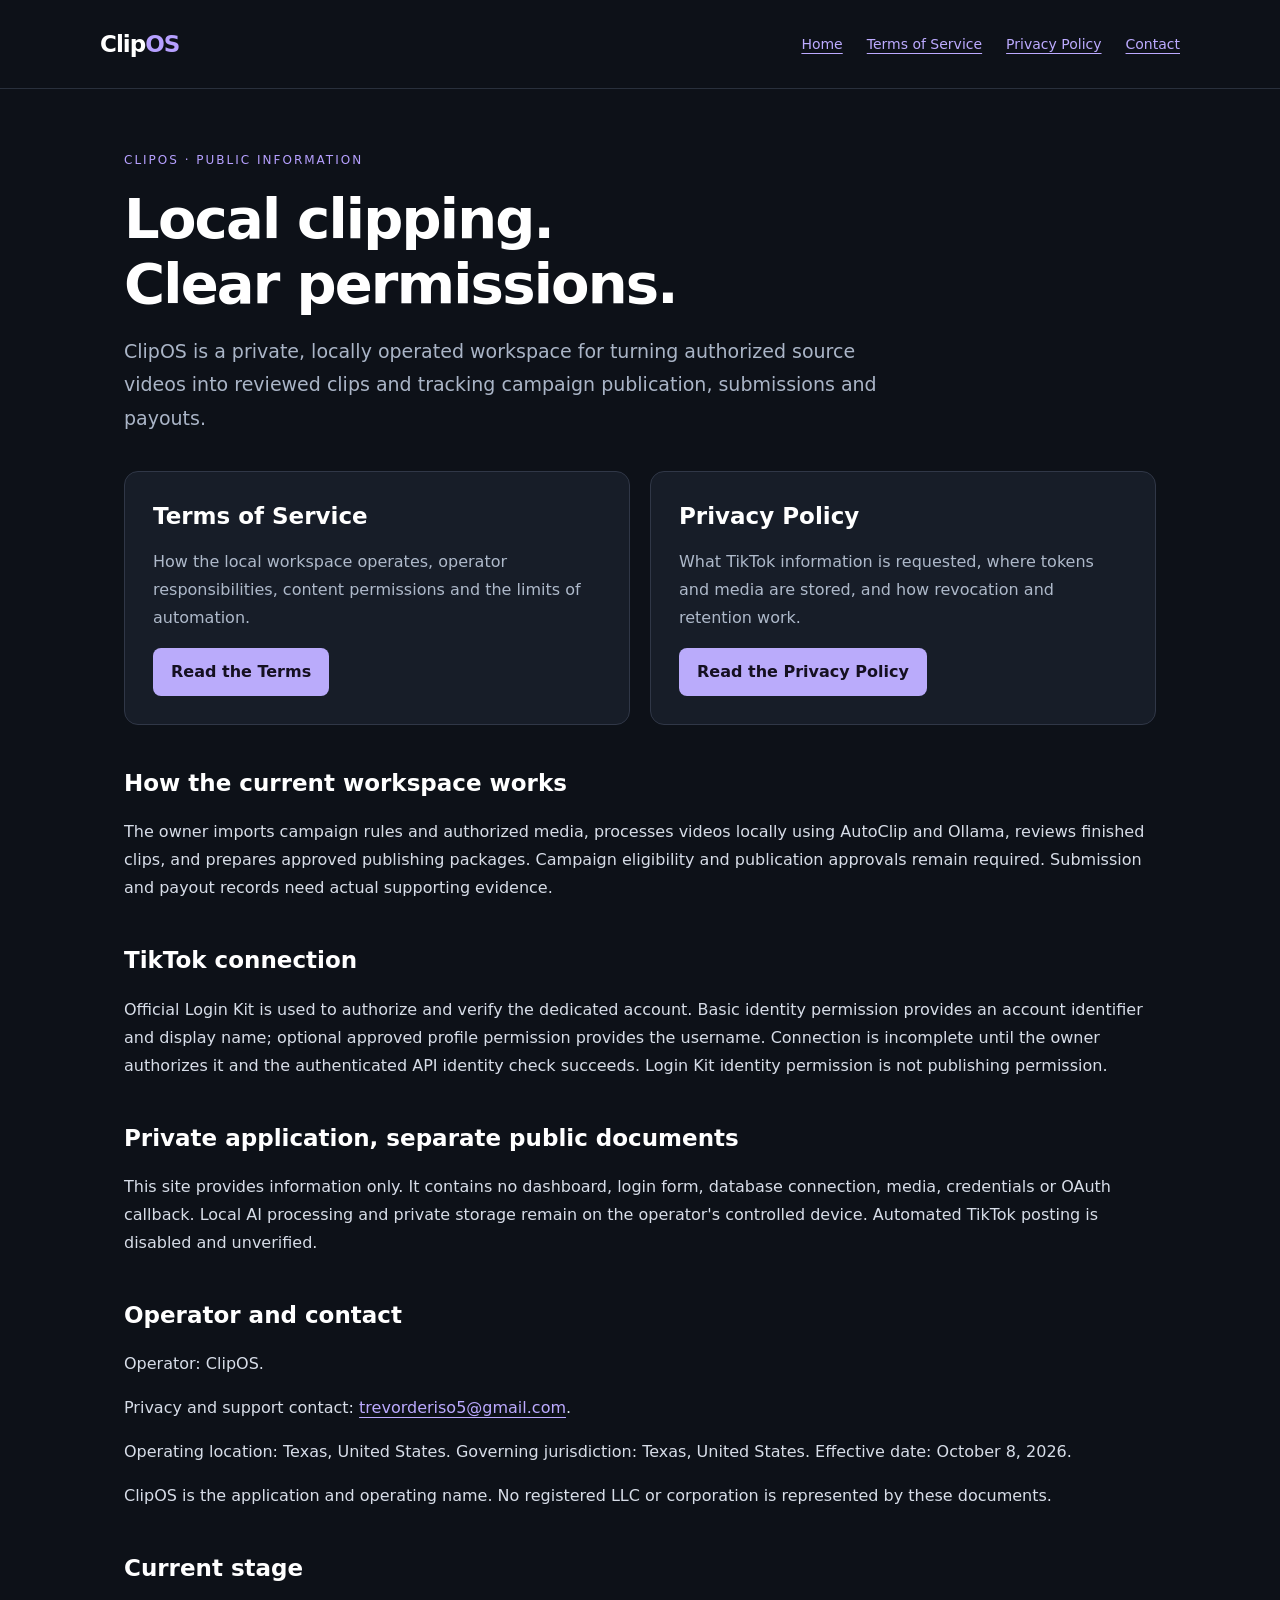
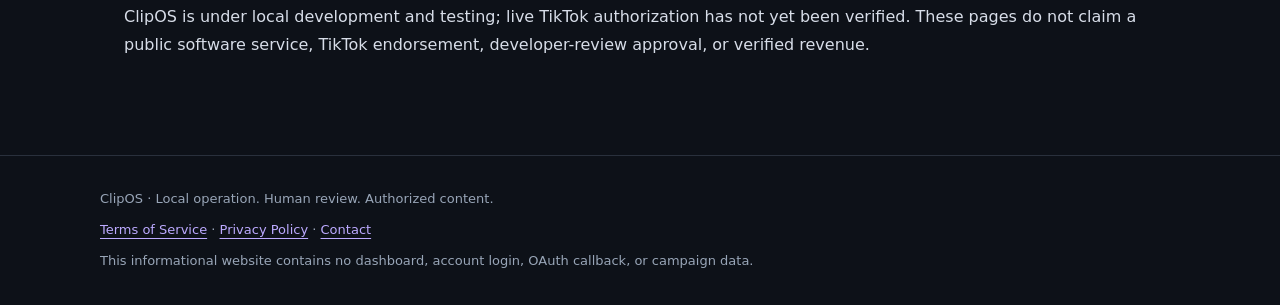
<file: index.html>
<!doctype html><html lang="en"><head><meta charset="utf-8"><meta name="viewport" content="width=device-width, initial-scale=1"><meta name="description" content="ClipOS local clipping workspace: transparent terms and privacy information."><meta name="referrer" content="no-referrer"><title>About ClipOS · ClipOS</title><link rel="stylesheet" href="styles.css"></head><body><a class="skip" href="#main">Skip to content</a>
<header><a class="brand" href="index.html">Clip<span>OS</span></a>
<nav aria-label="Legal navigation"><a href="index.html">Home</a><a href="terms.html">Terms of Service</a><a href="privacy.html">Privacy Policy</a><a href="contact.html">Contact</a></nav></header>
<main id="main" class="wrap"><span class="kicker">ClipOS · Public information</span>
<h1>Local clipping.<br>Clear permissions.</h1>
<p class="intro">ClipOS is a private, locally operated workspace for turning authorized source videos into reviewed clips and tracking campaign publication, submissions and payouts.</p>

<div class="tiles">
<section class="tile">
<h2>Terms of Service</h2>
<p>How the local workspace operates, operator responsibilities, content permissions and the limits of automation.</p><a class="button" href="terms.html">Read the Terms</a></section>
<section class="tile">
<h2>Privacy Policy</h2>
<p>What TikTok information is requested, where tokens and media are stored, and how revocation and retention work.</p><a class="button" href="privacy.html">Read the Privacy Policy</a></section></div>
<section>
<h2>How the current workspace works</h2>
<p>The owner imports campaign rules and authorized media, processes videos locally using AutoClip and Ollama, reviews finished clips, and prepares approved publishing packages. Campaign eligibility and publication approvals remain required. Submission and payout records need actual supporting evidence.</p>
<h2>TikTok connection</h2>
<p>Official Login Kit is used to authorize and verify the dedicated account. Basic identity permission provides an account identifier and display name; optional approved profile permission provides the username. Connection is incomplete until the owner authorizes it and the authenticated API identity check succeeds. Login Kit identity permission is not publishing permission.</p>
<h2>Private application, separate public documents</h2>
<p>This site provides information only. It contains no dashboard, login form, database connection, media, credentials or OAuth callback. Local AI processing and private storage remain on the operator's controlled device. Automated TikTok posting is disabled and unverified.</p>
<h2>Operator and contact</h2>
<p>Operator: ClipOS.</p>
<p>Privacy and support contact: <a href="mailto:trevorderiso5@gmail.com">trevorderiso5@gmail.com</a>.</p>
<p>Operating location: Texas, United States. Governing jurisdiction: Texas, United States. Effective date: October 8, 2026.</p>
<p>ClipOS is the application and operating name. No registered LLC or corporation is represented by these documents.</p>
<h2>Current stage</h2>
<p>ClipOS is under local development and testing; live TikTok authorization has not yet been verified. These pages do not claim a public software service, TikTok endorsement, developer-review approval, or verified revenue.</p></section></main>
<footer>
<p>ClipOS · Local operation. Human review. Authorized content.</p>
<p><a href="terms.html">Terms of Service</a> · <a href="privacy.html">Privacy Policy</a> · <a href="contact.html">Contact</a></p>
<p>This informational website contains no dashboard, account login, OAuth callback, or campaign data.</p></footer></body></html>
</file>
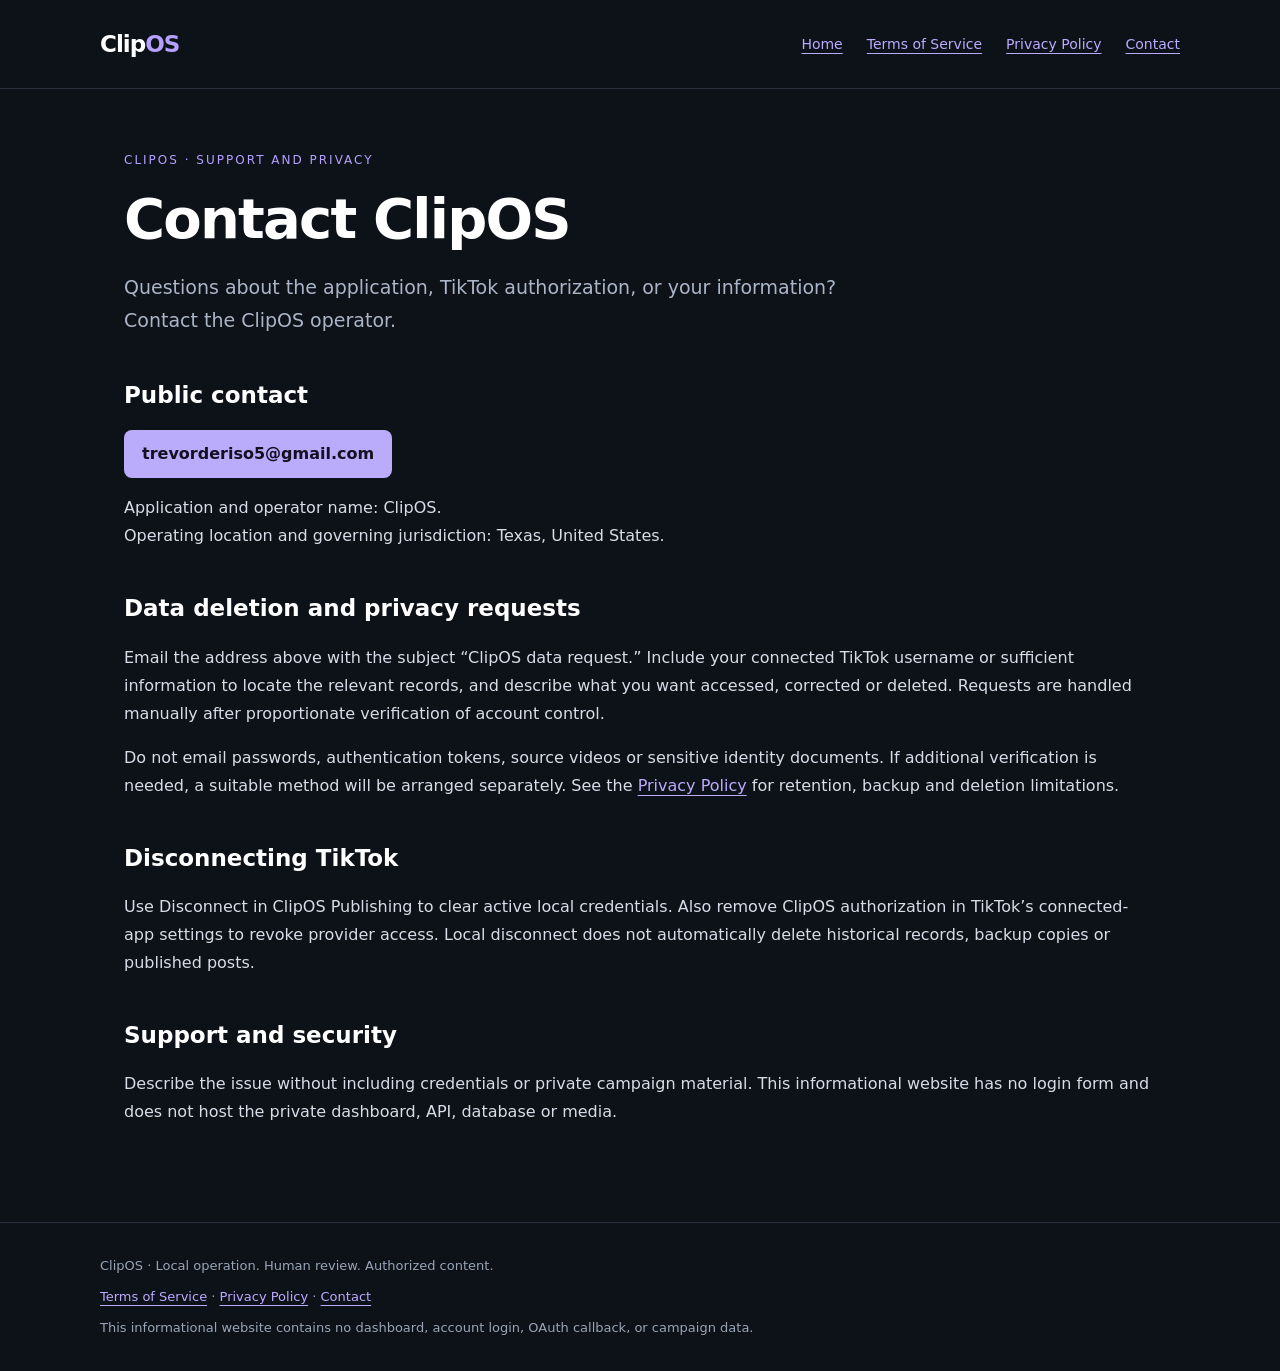
<file: contact.html>
<!doctype html><html lang="en"><head><meta charset="utf-8"><meta name="viewport" content="width=device-width, initial-scale=1"><meta name="description" content="ClipOS local clipping workspace: transparent terms and privacy information."><meta name="referrer" content="no-referrer"><title>Contact · ClipOS</title><link rel="stylesheet" href="styles.css"></head><body><a class="skip" href="#main">Skip to content</a>
<header><a class="brand" href="index.html">Clip<span>OS</span></a>
<nav aria-label="Legal navigation"><a href="index.html">Home</a><a href="terms.html">Terms of Service</a><a href="privacy.html">Privacy Policy</a><a href="contact.html">Contact</a></nav></header>
<main id="main" class="wrap"><span class="kicker">ClipOS · Support and privacy</span><h1>Contact ClipOS</h1><p class="intro">Questions about the application, TikTok authorization, or your information? Contact the ClipOS operator.</p><section><h2>Public contact</h2><p><a class="button" href="mailto:trevorderiso5@gmail.com">trevorderiso5@gmail.com</a></p><p>Application and operator name: ClipOS.<br>Operating location and governing jurisdiction: Texas, United States.</p><h2>Data deletion and privacy requests</h2><p>Email the address above with the subject “ClipOS data request.” Include your connected TikTok username or sufficient information to locate the relevant records, and describe what you want accessed, corrected or deleted. Requests are handled manually after proportionate verification of account control.</p><p>Do not email passwords, authentication tokens, source videos or sensitive identity documents. If additional verification is needed, a suitable method will be arranged separately. See the <a href="privacy.html#choices">Privacy Policy</a> for retention, backup and deletion limitations.</p><h2>Disconnecting TikTok</h2><p>Use Disconnect in ClipOS Publishing to clear active local credentials. Also remove ClipOS authorization in TikTok’s connected-app settings to revoke provider access. Local disconnect does not automatically delete historical records, backup copies or published posts.</p><h2>Support and security</h2><p>Describe the issue without including credentials or private campaign material. This informational website has no login form and does not host the private dashboard, API, database or media.</p></section></main>
<footer>
<p>ClipOS · Local operation. Human review. Authorized content.</p>
<p><a href="terms.html">Terms of Service</a> · <a href="privacy.html">Privacy Policy</a> · <a href="contact.html">Contact</a></p>
<p>This informational website contains no dashboard, account login, OAuth callback, or campaign data.</p></footer></body></html>
</file>
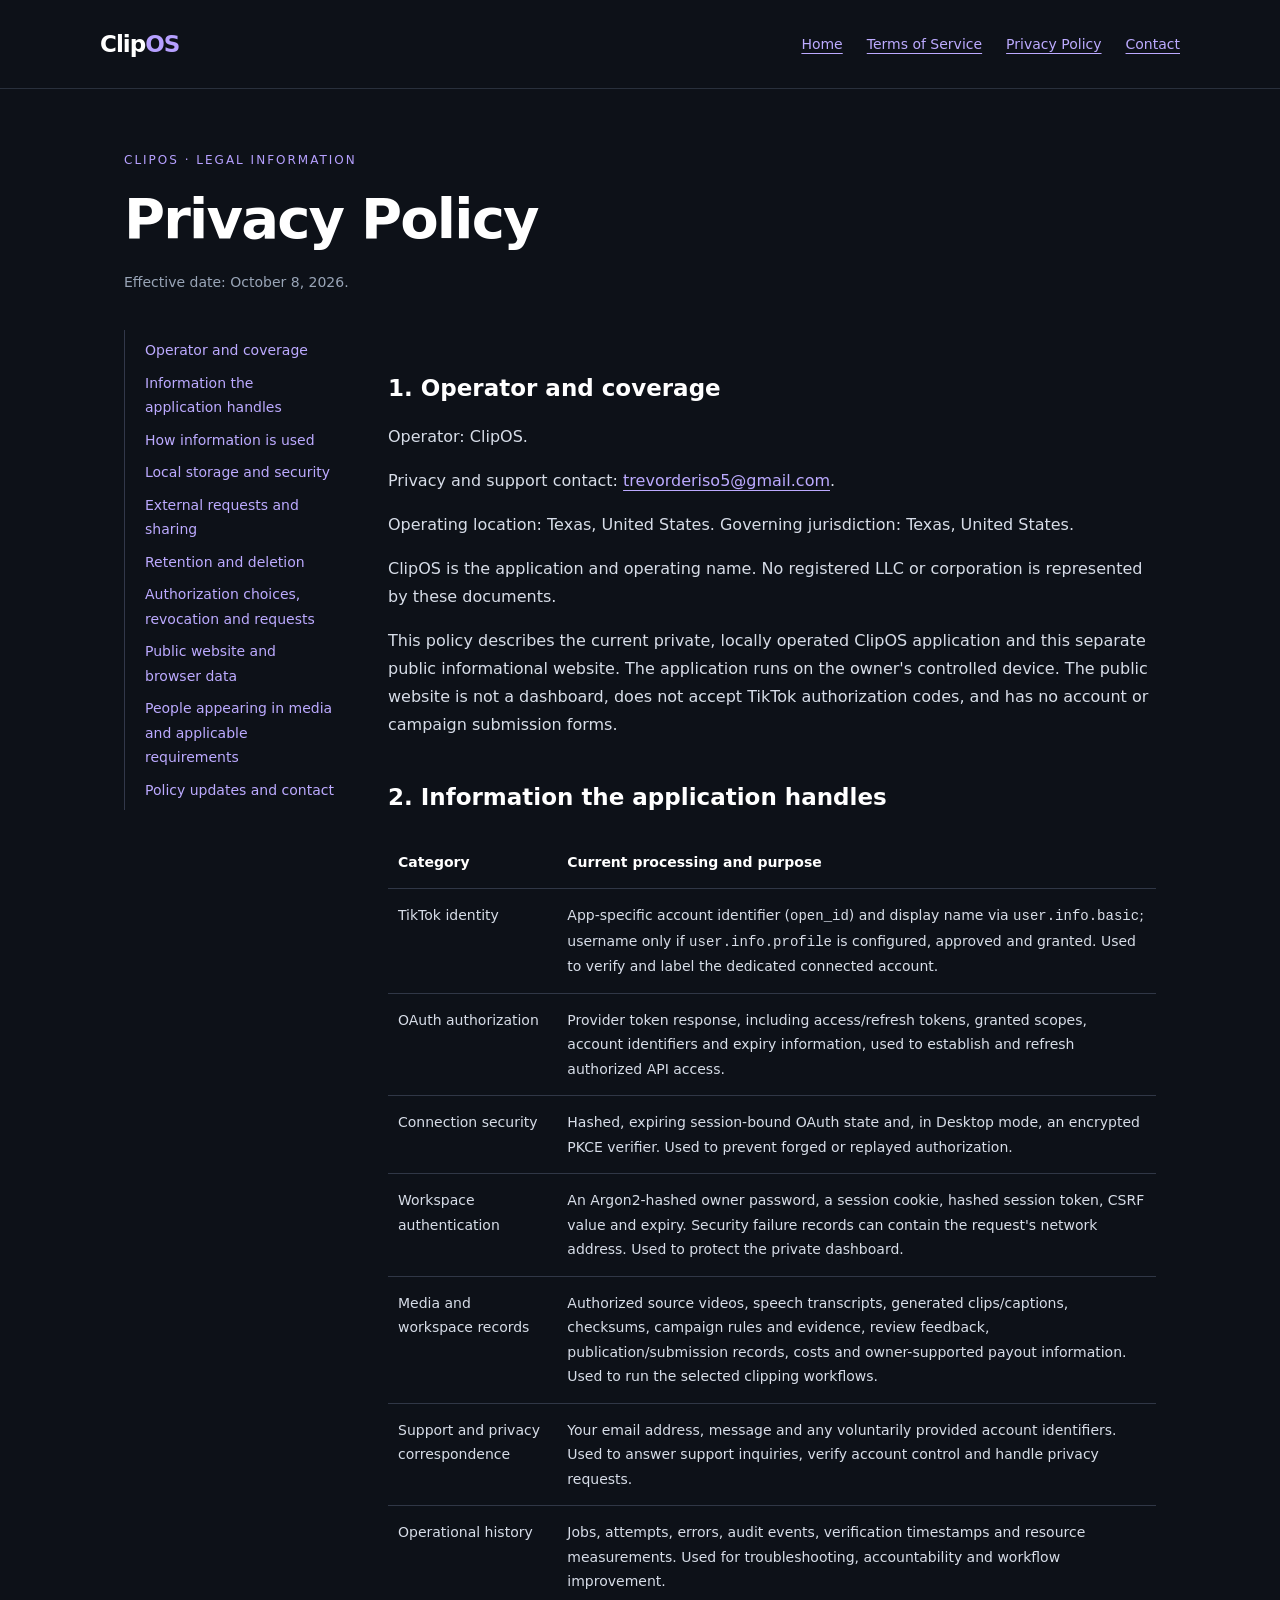
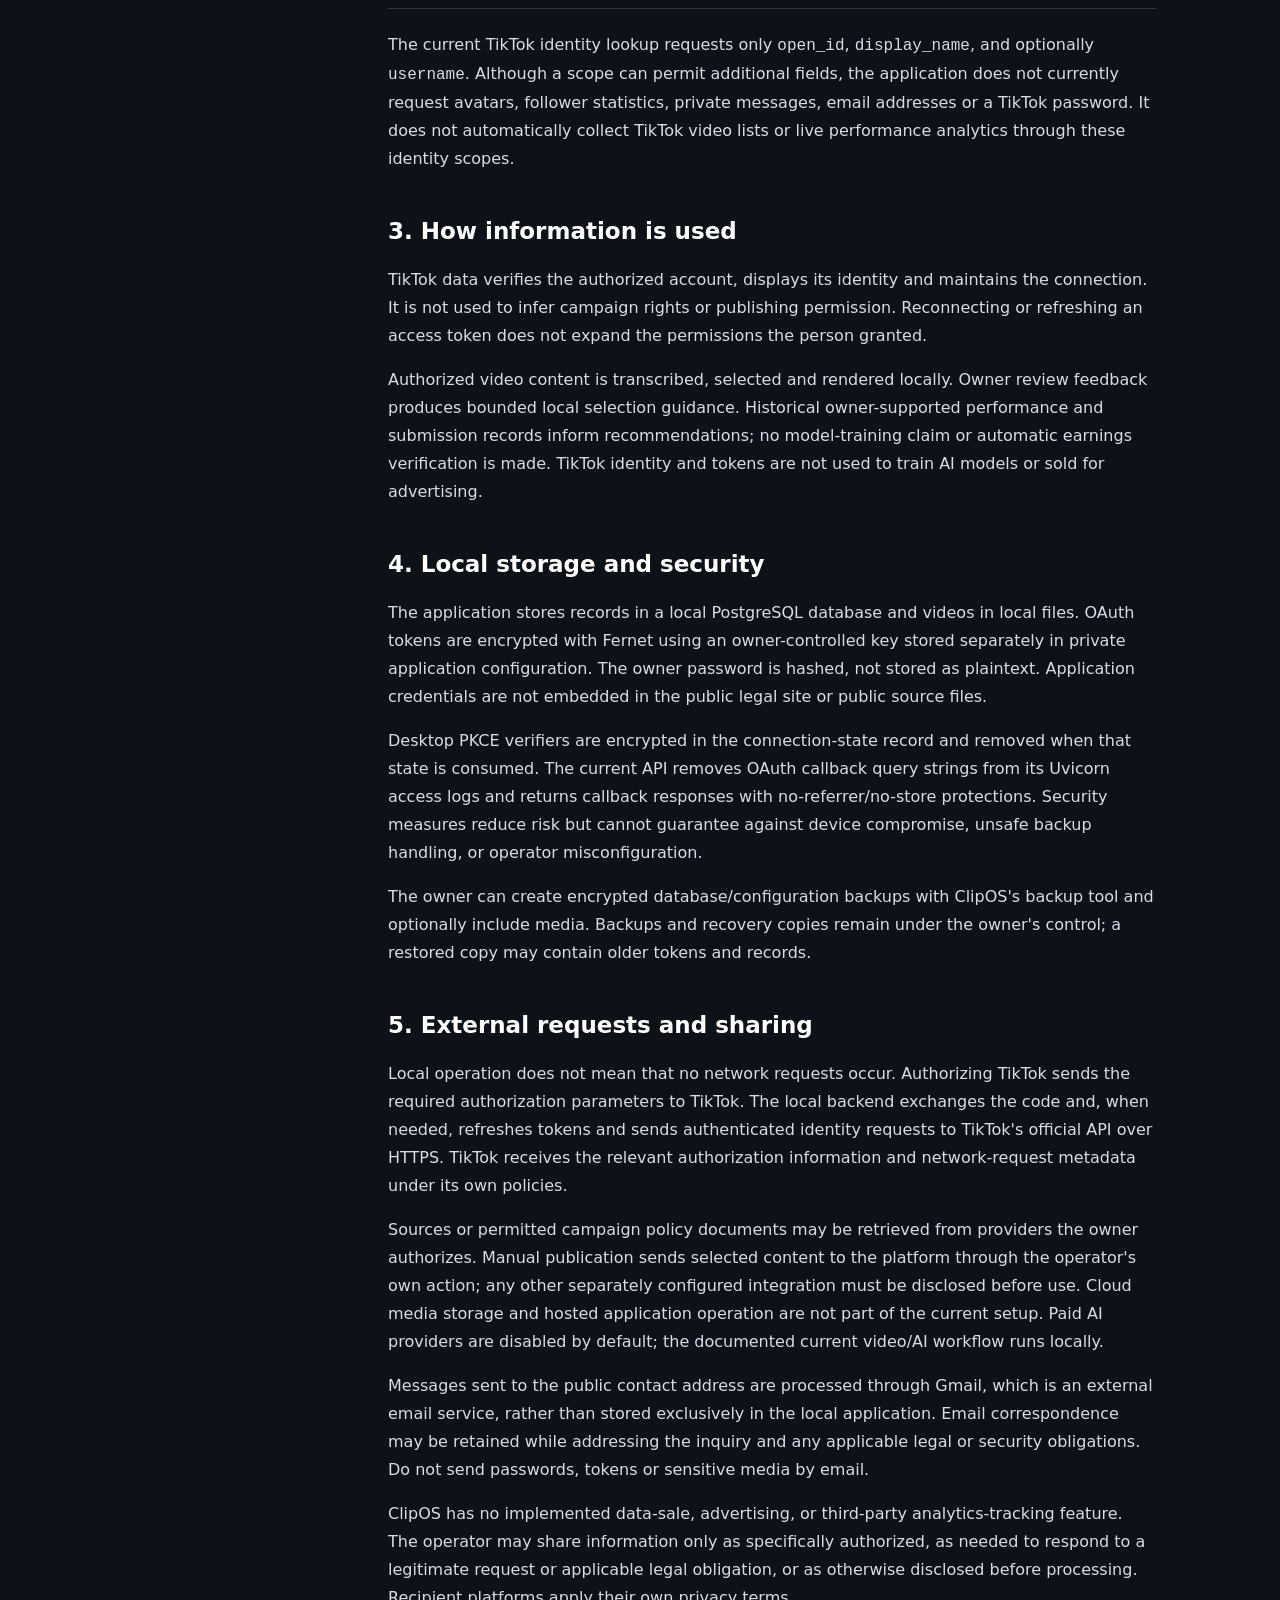
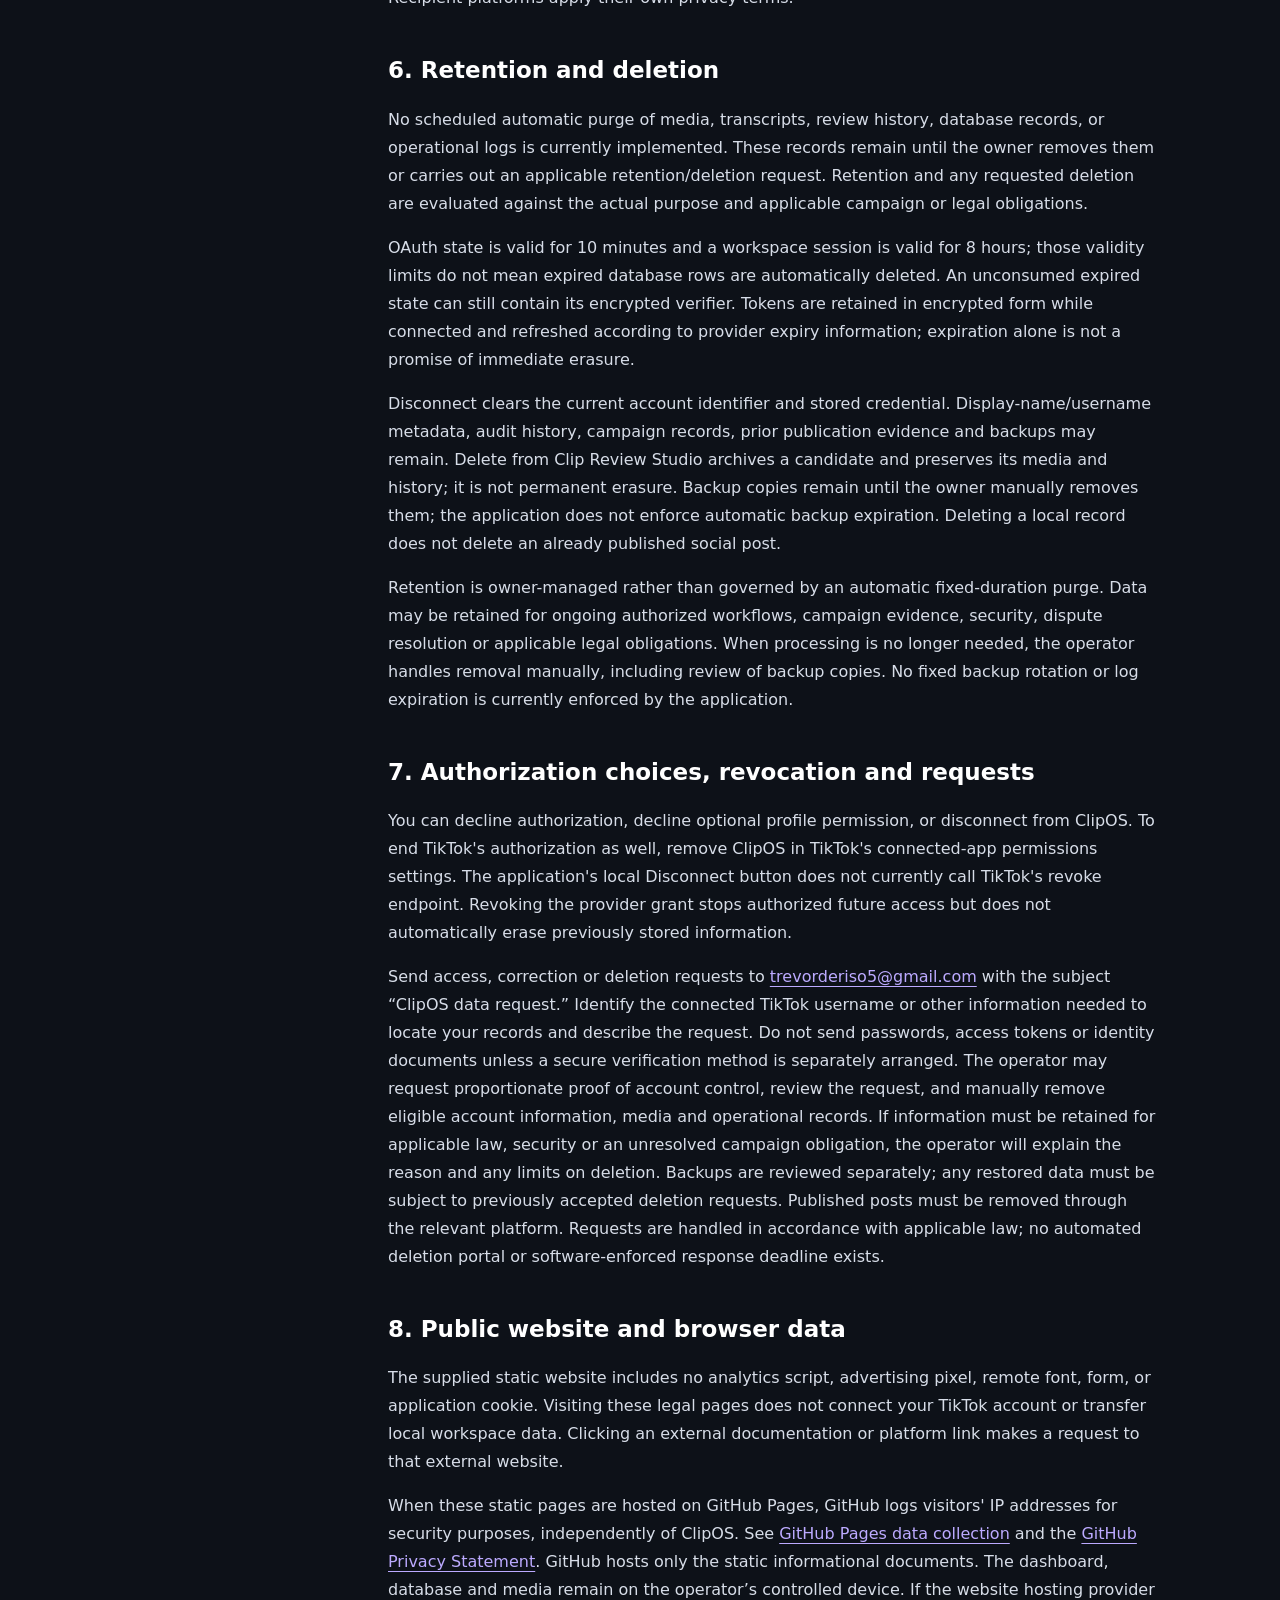
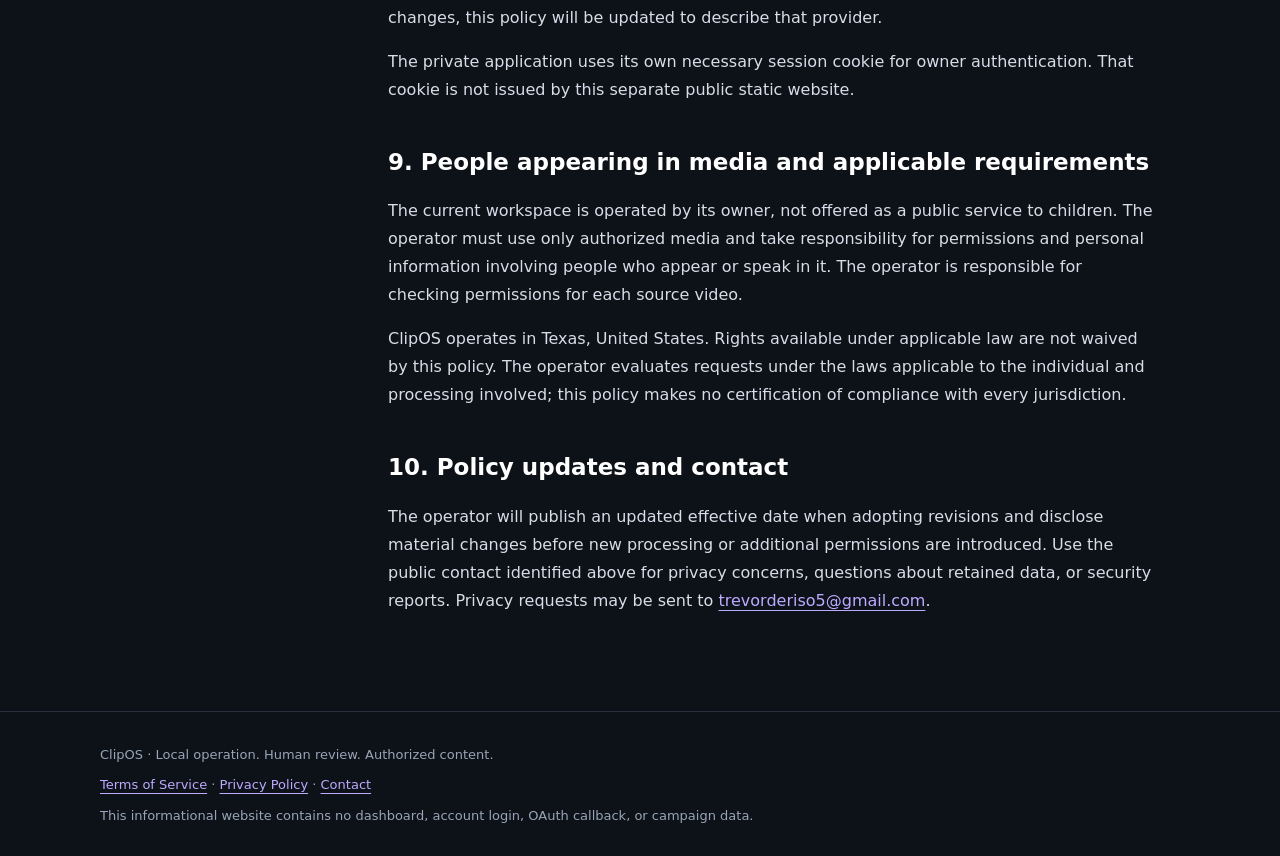
<file: privacy.html>
<!doctype html><html lang="en"><head><meta charset="utf-8"><meta name="viewport" content="width=device-width, initial-scale=1"><meta name="description" content="ClipOS local clipping workspace: transparent terms and privacy information."><meta name="referrer" content="no-referrer"><title>Privacy Policy · ClipOS</title><link rel="stylesheet" href="styles.css"></head><body><a class="skip" href="#main">Skip to content</a>
<header><a class="brand" href="index.html">Clip<span>OS</span></a>
<nav aria-label="Legal navigation"><a href="index.html">Home</a><a href="terms.html">Terms of Service</a><a href="privacy.html">Privacy Policy</a><a href="contact.html">Contact</a></nav></header>
<main id="main" class="wrap"><span class="kicker">ClipOS · Legal information</span>
<h1>Privacy Policy</h1>
<p class="meta" data-publication-date="2026-10-08">Effective date: October 8, 2026.</p>

<div class="layout">
<aside class="toc" aria-label="Page contents"><a href="#scope">Operator and coverage</a><a href="#information">Information the application handles</a><a href="#uses">How information is used</a><a href="#storage">Local storage and security</a><a href="#sharing">External requests and sharing</a><a href="#retention">Retention and deletion</a><a href="#choices">Authorization choices, revocation and requests</a><a href="#website">Public website and browser data</a><a href="#children">People appearing in media and applicable requirements</a><a href="#updates">Policy updates and contact</a></aside>
<article class="policy">
<section id="scope">
<h2>1. Operator and coverage</h2>
<p>Operator: ClipOS.</p>
<p>Privacy and support contact: <a href="mailto:trevorderiso5@gmail.com">trevorderiso5@gmail.com</a>.</p>
<p>Operating location: Texas, United States. Governing jurisdiction: Texas, United States.</p>
<p>ClipOS is the application and operating name. No registered LLC or corporation is represented by these documents.</p>
<p>This policy describes the current private, locally operated ClipOS application and this separate public informational website. The application runs on the owner's controlled device. The public website is not a dashboard, does not accept TikTok authorization codes, and has no account or campaign submission forms.</p></section>
<section id="information">
<h2>2. Information the application handles</h2>
<table><thead>
<tr><th>Category</th><th>Current processing and purpose</th></tr></thead><tbody>
<tr><td>TikTok identity</td><td>App-specific account identifier (<code>open_id</code>) and display name via <code>user.info.basic</code>; username only if <code>user.info.profile</code> is configured, approved and granted. Used to verify and label the dedicated connected account.</td></tr>
<tr><td>OAuth authorization</td><td>Provider token response, including access/refresh tokens, granted scopes, account identifiers and expiry information, used to establish and refresh authorized API access.</td></tr>
<tr><td>Connection security</td><td>Hashed, expiring session-bound OAuth state and, in Desktop mode, an encrypted PKCE verifier. Used to prevent forged or replayed authorization.</td></tr>
<tr><td>Workspace authentication</td><td>An Argon2-hashed owner password, a session cookie, hashed session token, CSRF value and expiry. Security failure records can contain the request's network address. Used to protect the private dashboard.</td></tr>
<tr><td>Media and workspace records</td><td>Authorized source videos, speech transcripts, generated clips/captions, checksums, campaign rules and evidence, review feedback, publication/submission records, costs and owner-supported payout information. Used to run the selected clipping workflows.</td></tr>
<tr><td>Support and privacy correspondence</td><td>Your email address, message and any voluntarily provided account identifiers. Used to answer support inquiries, verify account control and handle privacy requests.</td></tr>
<tr><td>Operational history</td><td>Jobs, attempts, errors, audit events, verification timestamps and resource measurements. Used for troubleshooting, accountability and workflow improvement.</td></tr></tbody></table>
<p>The current TikTok identity lookup requests only <code>open_id</code>, <code>display_name</code>, and optionally <code>username</code>. Although a scope can permit additional fields, the application does not currently request avatars, follower statistics, private messages, email addresses or a TikTok password. It does not automatically collect TikTok video lists or live performance analytics through these identity scopes.</p></section>
<section id="uses">
<h2>3. How information is used</h2>
<p>TikTok data verifies the authorized account, displays its identity and maintains the connection. It is not used to infer campaign rights or publishing permission. Reconnecting or refreshing an access token does not expand the permissions the person granted.</p>
<p>Authorized video content is transcribed, selected and rendered locally. Owner review feedback produces bounded local selection guidance. Historical owner-supported performance and submission records inform recommendations; no model-training claim or automatic earnings verification is made. TikTok identity and tokens are not used to train AI models or sold for advertising.</p></section>
<section id="storage">
<h2>4. Local storage and security</h2>
<p>The application stores records in a local PostgreSQL database and videos in local files. OAuth tokens are encrypted with Fernet using an owner-controlled key stored separately in private application configuration. The owner password is hashed, not stored as plaintext. Application credentials are not embedded in the public legal site or public source files.</p>
<p>Desktop PKCE verifiers are encrypted in the connection-state record and removed when that state is consumed. The current API removes OAuth callback query strings from its Uvicorn access logs and returns callback responses with no-referrer/no-store protections. Security measures reduce risk but cannot guarantee against device compromise, unsafe backup handling, or operator misconfiguration.</p>
<p>The owner can create encrypted database/configuration backups with ClipOS's backup tool and optionally include media. Backups and recovery copies remain under the owner's control; a restored copy may contain older tokens and records.</p></section>
<section id="sharing">
<h2>5. External requests and sharing</h2>
<p>Local operation does not mean that no network requests occur. Authorizing TikTok sends the required authorization parameters to TikTok. The local backend exchanges the code and, when needed, refreshes tokens and sends authenticated identity requests to TikTok's official API over HTTPS. TikTok receives the relevant authorization information and network-request metadata under its own policies.</p>
<p>Sources or permitted campaign policy documents may be retrieved from providers the owner authorizes. Manual publication sends selected content to the platform through the operator's own action; any other separately configured integration must be disclosed before use. Cloud media storage and hosted application operation are not part of the current setup. Paid AI providers are disabled by default; the documented current video/AI workflow runs locally.</p>
<p>Messages sent to the public contact address are processed through Gmail, which is an external email service, rather than stored exclusively in the local application. Email correspondence may be retained while addressing the inquiry and any applicable legal or security obligations. Do not send passwords, tokens or sensitive media by email.</p>
<p>ClipOS has no implemented data-sale, advertising, or third-party analytics-tracking feature. The operator may share information only as specifically authorized, as needed to respond to a legitimate request or applicable legal obligation, or as otherwise disclosed before processing. Recipient platforms apply their own privacy terms.</p></section>
<section id="retention">
<h2>6. Retention and deletion</h2>
<p>No scheduled automatic purge of media, transcripts, review history, database records, or operational logs is currently implemented. These records remain until the owner removes them or carries out an applicable retention/deletion request. Retention and any requested deletion are evaluated against the actual purpose and applicable campaign or legal obligations.</p>
<p>OAuth state is valid for 10 minutes and a workspace session is valid for 8 hours; those validity limits do not mean expired database rows are automatically deleted. An unconsumed expired state can still contain its encrypted verifier. Tokens are retained in encrypted form while connected and refreshed according to provider expiry information; expiration alone is not a promise of immediate erasure.</p>
<p>Disconnect clears the current account identifier and stored credential. Display-name/username metadata, audit history, campaign records, prior publication evidence and backups may remain. Delete from Clip Review Studio archives a candidate and preserves its media and history; it is not permanent erasure. Backup copies remain until the owner manually removes them; the application does not enforce automatic backup expiration. Deleting a local record does not delete an already published social post.</p>
<p>Retention is owner-managed rather than governed by an automatic fixed-duration purge. Data may be retained for ongoing authorized workflows, campaign evidence, security, dispute resolution or applicable legal obligations. When processing is no longer needed, the operator handles removal manually, including review of backup copies. No fixed backup rotation or log expiration is currently enforced by the application.</p></section>
<section id="choices">
<h2>7. Authorization choices, revocation and requests</h2>
<p>You can decline authorization, decline optional profile permission, or disconnect from ClipOS. To end TikTok's authorization as well, remove ClipOS in TikTok's connected-app permissions settings. The application's local Disconnect button does not currently call TikTok's revoke endpoint. Revoking the provider grant stops authorized future access but does not automatically erase previously stored information.</p>
<p>Send access, correction or deletion requests to <a href="mailto:trevorderiso5@gmail.com">trevorderiso5@gmail.com</a> with the subject “ClipOS data request.” Identify the connected TikTok username or other information needed to locate your records and describe the request. Do not send passwords, access tokens or identity documents unless a secure verification method is separately arranged. The operator may request proportionate proof of account control, review the request, and manually remove eligible account information, media and operational records. If information must be retained for applicable law, security or an unresolved campaign obligation, the operator will explain the reason and any limits on deletion. Backups are reviewed separately; any restored data must be subject to previously accepted deletion requests. Published posts must be removed through the relevant platform. Requests are handled in accordance with applicable law; no automated deletion portal or software-enforced response deadline exists.</p></section>
<section id="website">
<h2>8. Public website and browser data</h2>
<p>The supplied static website includes no analytics script, advertising pixel, remote font, form, or application cookie. Visiting these legal pages does not connect your TikTok account or transfer local workspace data. Clicking an external documentation or platform link makes a request to that external website.</p>
<p>When these static pages are hosted on GitHub Pages, GitHub logs visitors' IP addresses for security purposes, independently of ClipOS. See <a href="https://docs.github.com/en/pages/getting-started-with-github-pages/what-is-github-pages" rel="noreferrer">GitHub Pages data collection</a> and the <a href="https://docs.github.com/en/site-policy/privacy-policies/github-general-privacy-statement" rel="noreferrer">GitHub Privacy Statement</a>. GitHub hosts only the static informational documents. The dashboard, database and media remain on the operator’s controlled device. If the website hosting provider changes, this policy will be updated to describe that provider.</p>
<p>The private application uses its own necessary session cookie for owner authentication. That cookie is not issued by this separate public static website.</p></section>
<section id="children">
<h2>9. People appearing in media and applicable requirements</h2>
<p>The current workspace is operated by its owner, not offered as a public service to children. The operator must use only authorized media and take responsibility for permissions and personal information involving people who appear or speak in it. The operator is responsible for checking permissions for each source video.</p>
<p>ClipOS operates in Texas, United States. Rights available under applicable law are not waived by this policy. The operator evaluates requests under the laws applicable to the individual and processing involved; this policy makes no certification of compliance with every jurisdiction.</p></section>
<section id="updates">
<h2>10. Policy updates and contact</h2>
<p>The operator will publish an updated effective date when adopting revisions and disclose material changes before new processing or additional permissions are introduced. Use the public contact identified above for privacy concerns, questions about retained data, or security reports. Privacy requests may be sent to <a href="mailto:trevorderiso5@gmail.com">trevorderiso5@gmail.com</a>.</p></section></article></div></main>
<footer>
<p>ClipOS · Local operation. Human review. Authorized content.</p>
<p><a href="terms.html">Terms of Service</a> · <a href="privacy.html">Privacy Policy</a> · <a href="contact.html">Contact</a></p>
<p>This informational website contains no dashboard, account login, OAuth callback, or campaign data.</p></footer></body></html>
</file>
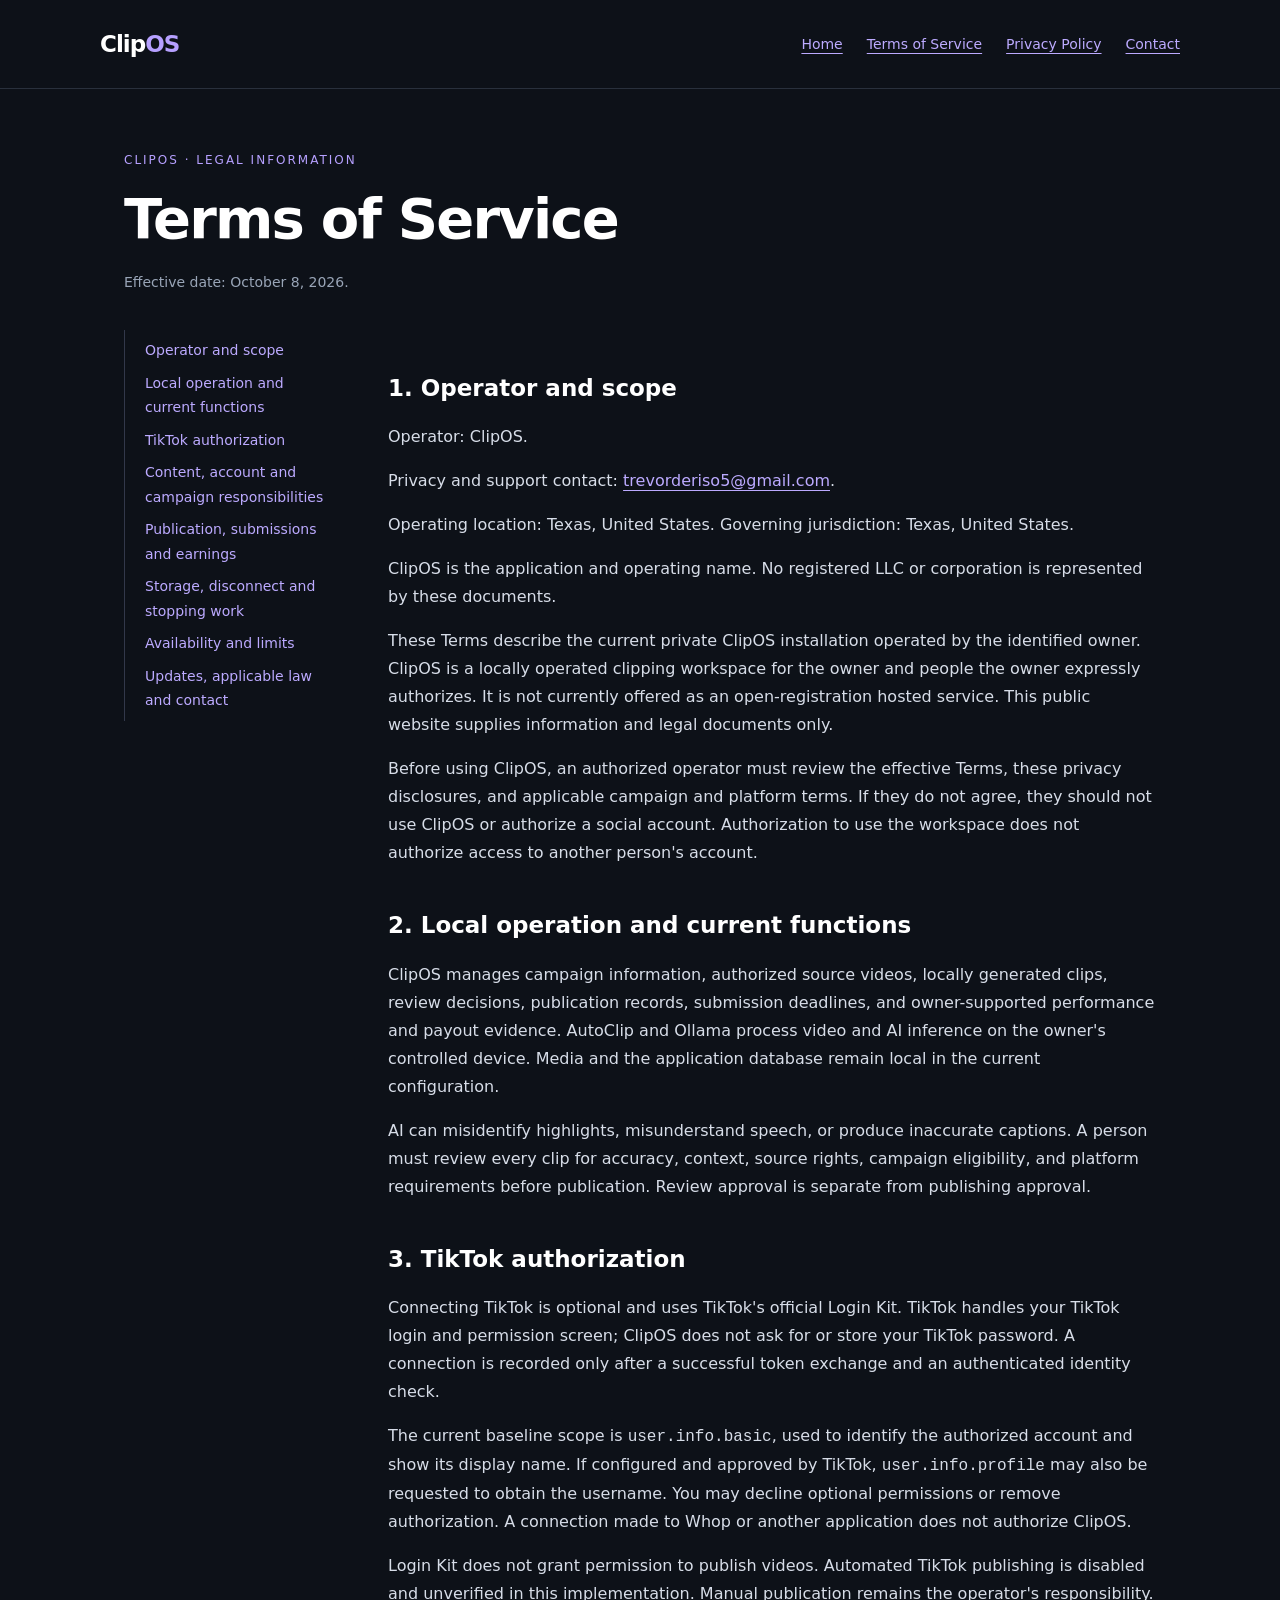
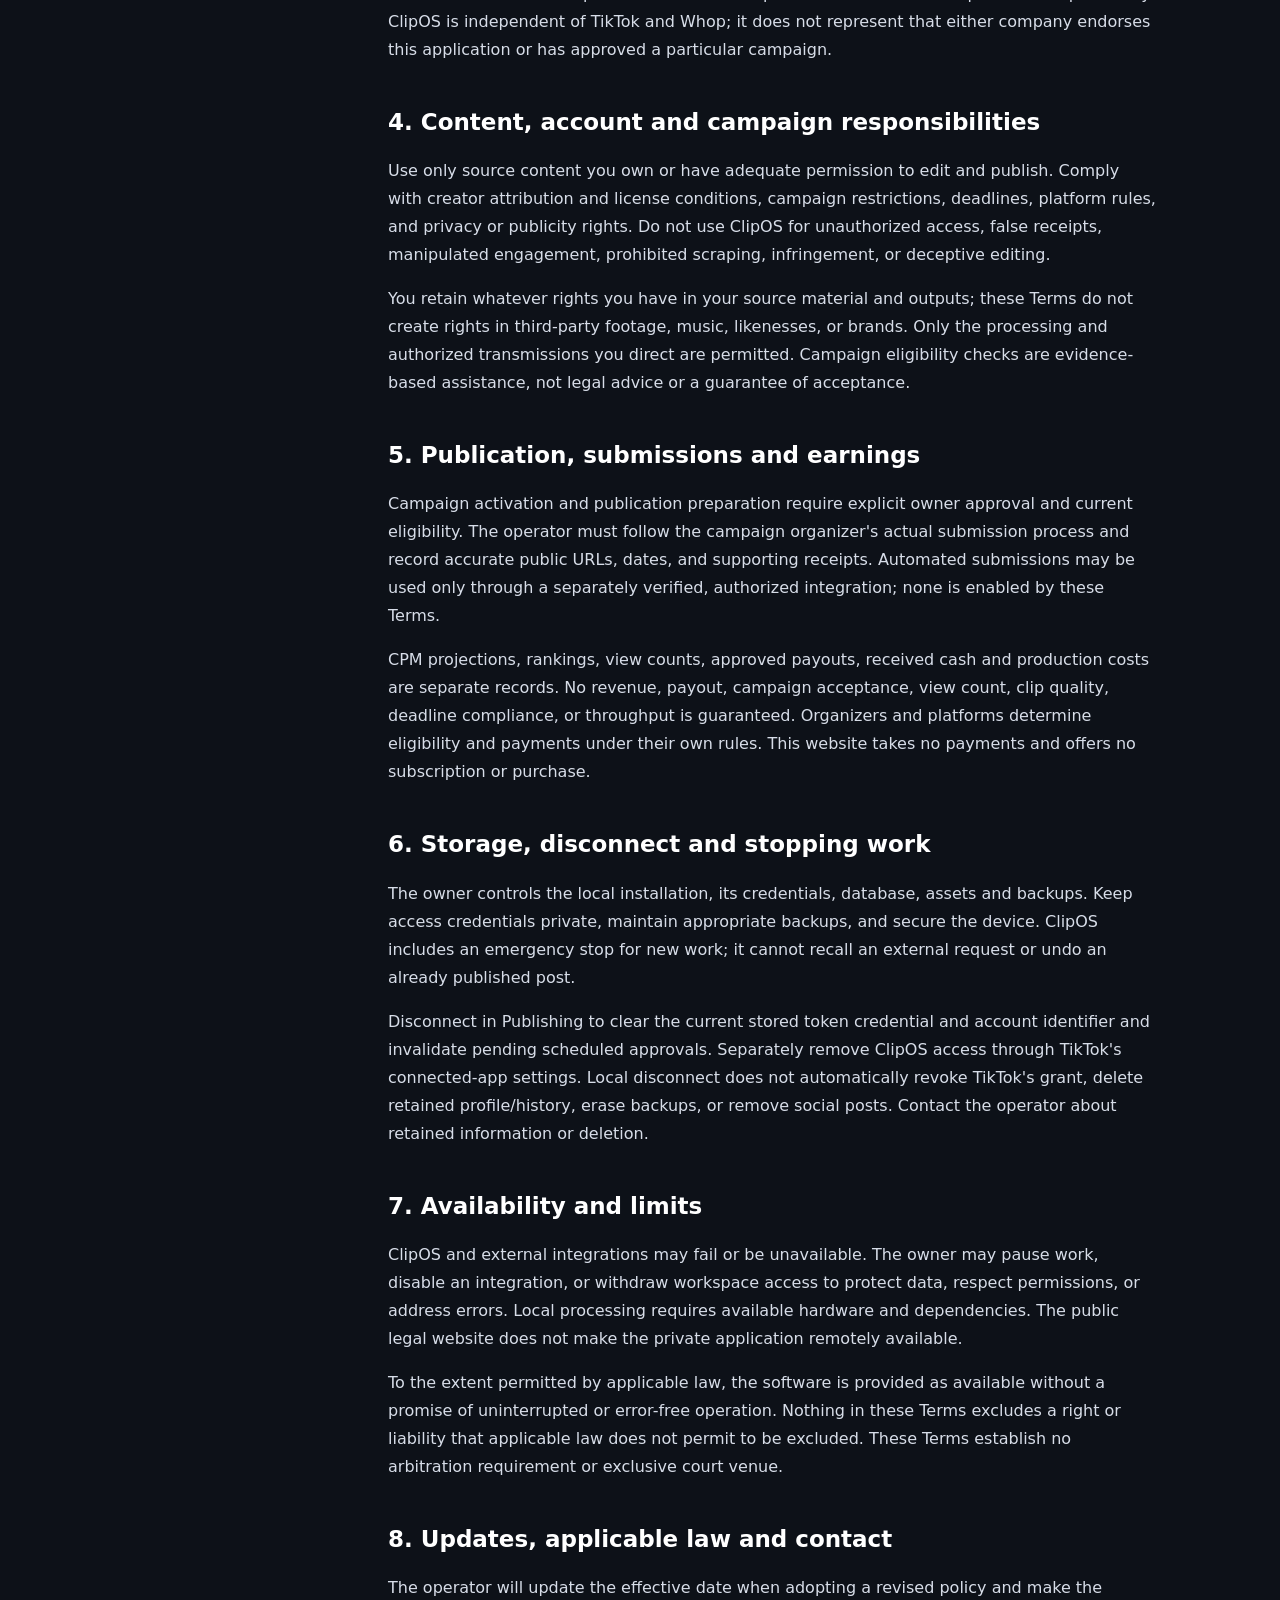
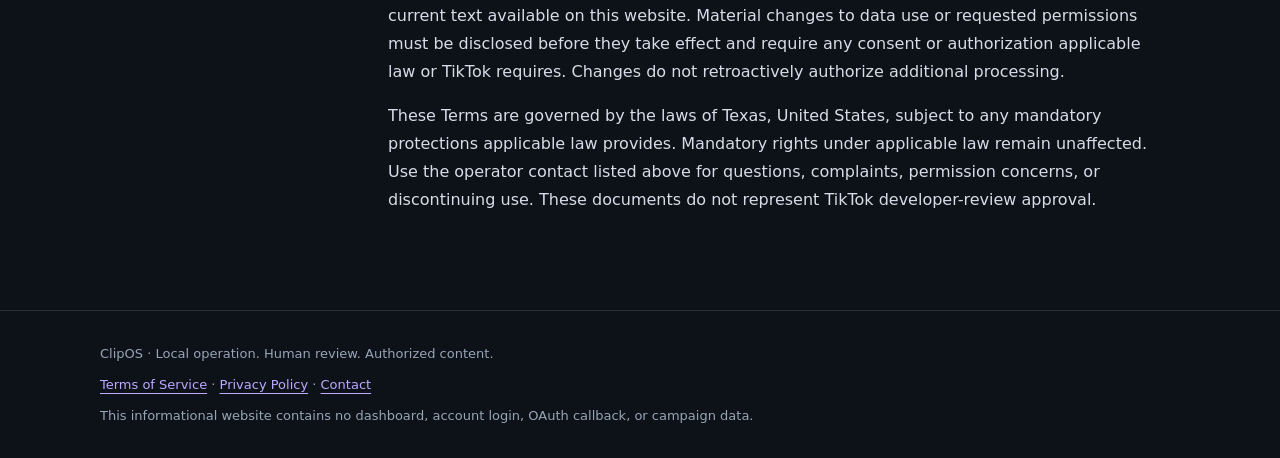
<file: terms.html>
<!doctype html><html lang="en"><head><meta charset="utf-8"><meta name="viewport" content="width=device-width, initial-scale=1"><meta name="description" content="ClipOS local clipping workspace: transparent terms and privacy information."><meta name="referrer" content="no-referrer"><title>Terms of Service · ClipOS</title><link rel="stylesheet" href="styles.css"></head><body><a class="skip" href="#main">Skip to content</a>
<header><a class="brand" href="index.html">Clip<span>OS</span></a>
<nav aria-label="Legal navigation"><a href="index.html">Home</a><a href="terms.html">Terms of Service</a><a href="privacy.html">Privacy Policy</a><a href="contact.html">Contact</a></nav></header>
<main id="main" class="wrap"><span class="kicker">ClipOS · Legal information</span>
<h1>Terms of Service</h1>
<p class="meta" data-publication-date="2026-10-08">Effective date: October 8, 2026.</p>

<div class="layout">
<aside class="toc" aria-label="Page contents"><a href="#operator">Operator and scope</a><a href="#operation">Local operation and current functions</a><a href="#authorization">TikTok authorization</a><a href="#responsibilities">Content, account and campaign responsibilities</a><a href="#publishing">Publication, submissions and earnings</a><a href="#controls">Storage, disconnect and stopping work</a><a href="#availability">Availability and limits</a><a href="#changes">Updates, applicable law and contact</a></aside>
<article class="policy">
<section id="operator">
<h2>1. Operator and scope</h2>
<p>Operator: ClipOS.</p>
<p>Privacy and support contact: <a href="mailto:trevorderiso5@gmail.com">trevorderiso5@gmail.com</a>.</p>
<p>Operating location: Texas, United States. Governing jurisdiction: Texas, United States.</p>
<p>ClipOS is the application and operating name. No registered LLC or corporation is represented by these documents.</p>
<p>These Terms describe the current private ClipOS installation operated by the identified owner. ClipOS is a locally operated clipping workspace for the owner and people the owner expressly authorizes. It is not currently offered as an open-registration hosted service. This public website supplies information and legal documents only.</p>
<p>Before using ClipOS, an authorized operator must review the effective Terms, these privacy disclosures, and applicable campaign and platform terms. If they do not agree, they should not use ClipOS or authorize a social account. Authorization to use the workspace does not authorize access to another person's account.</p></section>
<section id="operation">
<h2>2. Local operation and current functions</h2>
<p>ClipOS manages campaign information, authorized source videos, locally generated clips, review decisions, publication records, submission deadlines, and owner-supported performance and payout evidence. AutoClip and Ollama process video and AI inference on the owner's controlled device. Media and the application database remain local in the current configuration.</p>
<p>AI can misidentify highlights, misunderstand speech, or produce inaccurate captions. A person must review every clip for accuracy, context, source rights, campaign eligibility, and platform requirements before publication. Review approval is separate from publishing approval.</p></section>
<section id="authorization">
<h2>3. TikTok authorization</h2>
<p>Connecting TikTok is optional and uses TikTok's official Login Kit. TikTok handles your TikTok login and permission screen; ClipOS does not ask for or store your TikTok password. A connection is recorded only after a successful token exchange and an authenticated identity check.</p>
<p>The current baseline scope is <code>user.info.basic</code>, used to identify the authorized account and show its display name. If configured and approved by TikTok, <code>user.info.profile</code> may also be requested to obtain the username. You may decline optional permissions or remove authorization. A connection made to Whop or another application does not authorize ClipOS.</p>
<p>Login Kit does not grant permission to publish videos. Automated TikTok publishing is disabled and unverified in this implementation. Manual publication remains the operator's responsibility. ClipOS is independent of TikTok and Whop; it does not represent that either company endorses this application or has approved a particular campaign.</p></section>
<section id="responsibilities">
<h2>4. Content, account and campaign responsibilities</h2>
<p>Use only source content you own or have adequate permission to edit and publish. Comply with creator attribution and license conditions, campaign restrictions, deadlines, platform rules, and privacy or publicity rights. Do not use ClipOS for unauthorized access, false receipts, manipulated engagement, prohibited scraping, infringement, or deceptive editing.</p>
<p>You retain whatever rights you have in your source material and outputs; these Terms do not create rights in third-party footage, music, likenesses, or brands. Only the processing and authorized transmissions you direct are permitted. Campaign eligibility checks are evidence-based assistance, not legal advice or a guarantee of acceptance.</p></section>
<section id="publishing">
<h2>5. Publication, submissions and earnings</h2>
<p>Campaign activation and publication preparation require explicit owner approval and current eligibility. The operator must follow the campaign organizer's actual submission process and record accurate public URLs, dates, and supporting receipts. Automated submissions may be used only through a separately verified, authorized integration; none is enabled by these Terms.</p>
<p>CPM projections, rankings, view counts, approved payouts, received cash and production costs are separate records. No revenue, payout, campaign acceptance, view count, clip quality, deadline compliance, or throughput is guaranteed. Organizers and platforms determine eligibility and payments under their own rules. This website takes no payments and offers no subscription or purchase.</p></section>
<section id="controls">
<h2>6. Storage, disconnect and stopping work</h2>
<p>The owner controls the local installation, its credentials, database, assets and backups. Keep access credentials private, maintain appropriate backups, and secure the device. ClipOS includes an emergency stop for new work; it cannot recall an external request or undo an already published post.</p>
<p>Disconnect in Publishing to clear the current stored token credential and account identifier and invalidate pending scheduled approvals. Separately remove ClipOS access through TikTok's connected-app settings. Local disconnect does not automatically revoke TikTok's grant, delete retained profile/history, erase backups, or remove social posts. Contact the operator about retained information or deletion.</p></section>
<section id="availability">
<h2>7. Availability and limits</h2>
<p>ClipOS and external integrations may fail or be unavailable. The owner may pause work, disable an integration, or withdraw workspace access to protect data, respect permissions, or address errors. Local processing requires available hardware and dependencies. The public legal website does not make the private application remotely available.</p>
<p>To the extent permitted by applicable law, the software is provided as available without a promise of uninterrupted or error-free operation. Nothing in these Terms excludes a right or liability that applicable law does not permit to be excluded. These Terms establish no arbitration requirement or exclusive court venue.</p></section>
<section id="changes">
<h2>8. Updates, applicable law and contact</h2>
<p>The operator will update the effective date when adopting a revised policy and make the current text available on this website. Material changes to data use or requested permissions must be disclosed before they take effect and require any consent or authorization applicable law or TikTok requires. Changes do not retroactively authorize additional processing.</p>
<p>These Terms are governed by the laws of Texas, United States, subject to any mandatory protections applicable law provides. Mandatory rights under applicable law remain unaffected. Use the operator contact listed above for questions, complaints, permission concerns, or discontinuing use. These documents do not represent TikTok developer-review approval.</p></section></article></div></main>
<footer>
<p>ClipOS · Local operation. Human review. Authorized content.</p>
<p><a href="terms.html">Terms of Service</a> · <a href="privacy.html">Privacy Policy</a> · <a href="contact.html">Contact</a></p>
<p>This informational website contains no dashboard, account login, OAuth callback, or campaign data.</p></footer></body></html>
</file>
<file: styles.css>
*{box-sizing:border-box}html{scroll-behavior:smooth}body{margin:0;background:#0d1118;color:#d7dde8;font:16px/1.75 system-ui,-apple-system,BlinkMacSystemFont,"Segoe UI",sans-serif}a{color:#bcaaff;text-underline-offset:4px}a:hover{color:#fff}a:focus-visible{outline:3px solid #bcabff;outline-offset:4px}header,footer{border-bottom:1px solid #29303c;padding:24px max(24px,calc((100vw - 1080px)/2))}header{display:flex;align-items:center;justify-content:space-between;gap:24px;flex-wrap:wrap}.brand{color:#fff;text-decoration:none;font-size:23px;font-weight:750;letter-spacing:-1px}.brand span{color:#b6a0ff}nav{display:flex;gap:24px;flex-wrap:wrap}nav a{font-size:14px}.wrap{max-width:1080px;margin:auto;padding:56px 24px 80px}.kicker{text-transform:uppercase;letter-spacing:2px;font-size:12px;color:#b6a0ff}h1{color:#fff;font-size:clamp(32px,5vw,56px);line-height:1.15;letter-spacing:-1.8px;margin:14px 0 18px}h2{color:#fff;font-size:23px;line-height:1.4;margin-top:42px}h3{color:#fff;font-size:18px}.intro{font-size:19px;max-width:760px;color:#aab5c7}.meta{color:#99a5b7;font-size:14px}.notice{border:1px solid #62502d;background:#221d13;color:#e5d5b1;padding:18px 22px;border-radius:12px;margin:26px 0}.needs{font-weight:650;color:#f1ca85}section{scroll-margin-top:24px}.layout{display:grid;grid-template-columns:210px minmax(0,1fr);gap:54px;margin-top:36px}.toc{align-self:start;position:sticky;top:24px;font-size:14px;border-left:1px solid #32384a;padding-left:20px}.toc a{display:block;margin:8px 0;text-decoration:none}.policy p{margin:16px 0}table{border-collapse:collapse;width:100%;font-size:14px;margin:22px 0}td,th{border-bottom:1px solid #303746;text-align:left;vertical-align:top;padding:14px 10px}th{color:#fff}.tiles{display:grid;grid-template-columns:1fr 1fr;gap:20px;margin:36px 0}.tile{background:#171d28;border:1px solid #303747;border-radius:14px;padding:28px}.tile h2{margin:0 0 14px}.tile p{color:#aeb9ca}.button{display:inline-block;background:#baabfb;color:#151021;text-decoration:none;padding:10px 18px;border-radius:8px;font-weight:650}.button:hover{background:#d1c5ff;color:#151021}footer{border-top:1px solid #29303c;border-bottom:0;color:#98a5b7;font-size:13px}footer p{margin:8px 0}.skip{position:absolute;left:-9999px}.skip:focus{left:16px;top:8px;background:#fff;color:#111;padding:8px;z-index:2}@media(max-width:720px){header{padding:20px 24px}nav{gap:16px}.wrap{padding-top:36px}.layout{grid-template-columns:1fr;gap:12px}.toc{position:static;display:flex;flex-wrap:wrap;gap:4px 16px}.toc a{margin:2px 0}.tiles{grid-template-columns:1fr}table{font-size:13px}td,th{padding:10px 6px}}
</file>
